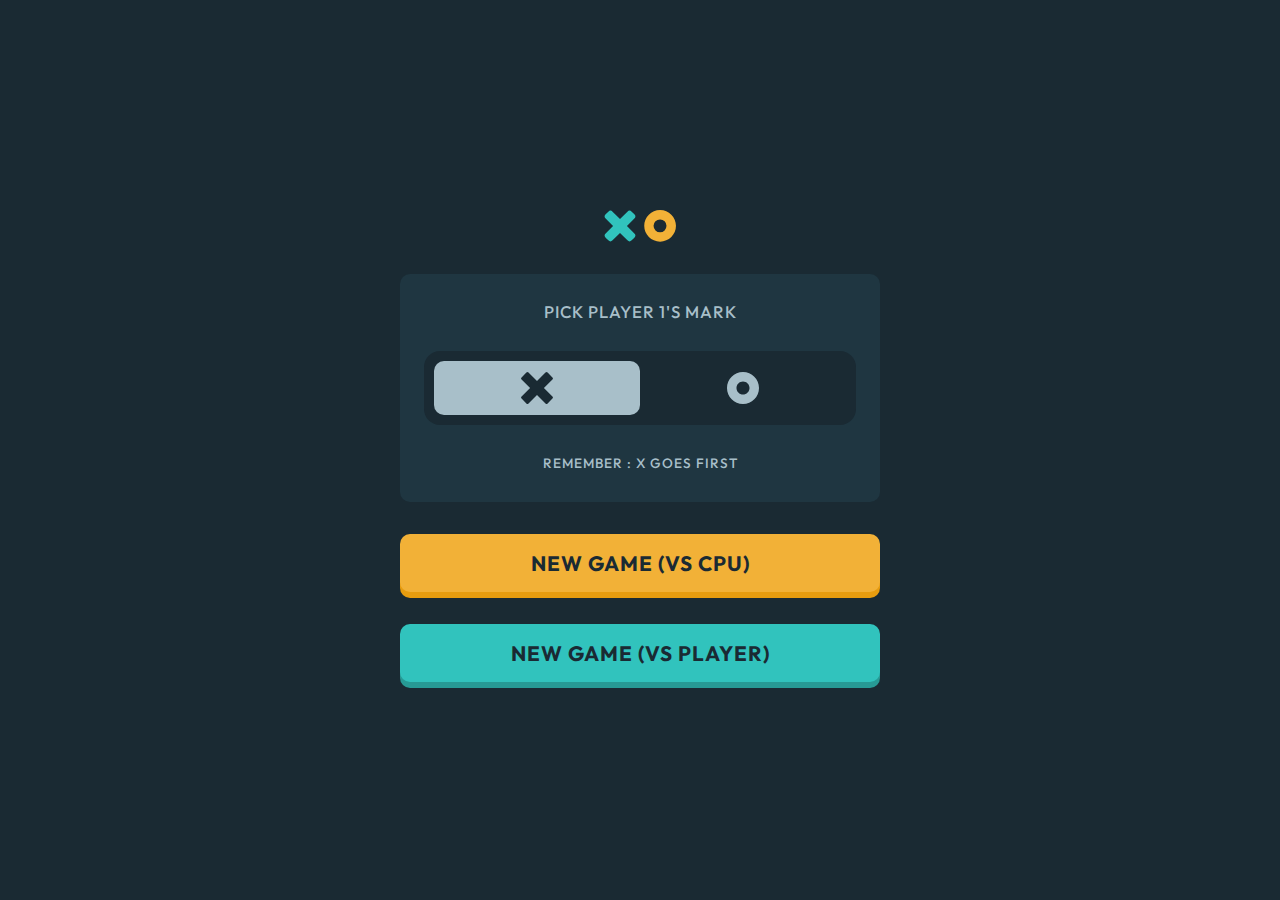
<file: public/index.html>
<!DOCTYPE html>
<html lang="en">
	<head>
		<meta charset="UTF-8" />
		<meta name="viewport" content="width=device-width, initial-scale=1.0" />

		<link rel="icon" type="image/png" sizes="32x32" href="./images/favicon-32x32.png" />
		<link rel="stylesheet" href="./css/style.css" />

		<title>Frontend Mentor | Tic tac toe</title>
	</head>
	<body>
		<main>
			<div class="menu visible">
				<img class="menu__logo" src="./images/logo.svg" alt="" />
				<div class="selectMark">
					<h1>Pick player 1's mark</h1>
					<div class="selectMark__background">
						<div class="selectMark__wrapper x-picked">
							<div class="selectMark--x"></div>
							<div class="selectMark--o"></div>
						</div>
					</div>
					<p>remember : X goes first</p>
				</div>
				<button class="button__launch o-color" data-opponent="CPU">New game (vs cpu)</button>
				<button class="button__launch x-color" data-opponent="human">new game (vs player)</button>
			</div>
			<div class="board">
				<div class="board__header">
					<img class="board__logo" src="./images/logo.svg" alt="" />
					<div class="board__turn">TURN</div>
					<button class="board__restart button__restart"></button>
				</div>
				<div class="board__cards">
					<div class="board__card" data-value="1"></div>
					<div class="board__card" data-value="2"></div>
					<div class="board__card" data-value="3"></div>
					<div class="board__card" data-value="4"></div>
					<div class="board__card" data-value="5"></div>
					<div class="board__card" data-value="6"></div>
					<div class="board__card" data-value="7"></div>
					<div class="board__card" data-value="8"></div>
					<div class="board__card" data-value="9"></div>
				</div>
				<div class="board__footer">
					<div class="board__score board__score--X">
						<div class="label">X (YOU)</div>
						<div class="output" id="board__score--X" data-value="0">0</div>
					</div>
					<div class="board__score board__score--tie">
						<div class="label">TIES</div>
						<div class="output" id="board__score--tie" data-value="0">0</div>
					</div>
					<div class="board__score board__score--O">
						<div class="label">O (CPU)</div>
						<div class="output" id="board__score--O" data-value="0">0</div>
					</div>
				</div>
			</div>

			<div class="banner banner__winner">
				<div class="banner__wrapper">
					<div class="whoWins">
						<div class="humanWins"><h2>Yes, you win !</h2></div>
						<div class="cpuWins"><h2>Oh no, you lost...</h2></div>
						<div class="playerOneWins"><h2>PLAYER 1 WINS</h2></div>
						<div class="playerTwoWins"><h2>PLAYER 2 WINS</h2></div>
					</div>
					<div class="whoTakes">
						<div class="x-takes">Takes the round</div>
						<div class="o-takes">Takes the round</div>
					</div>
					<div><button class="button__quit">quit</button> <button class="button__restart--game o-color">next round</button></div>
				</div>
			</div>
			<div class="banner banner__tie">
				<div class="banner__wrapper">
					<div class="ItsaTie"><h2 class="">it's a tie</h2></div>
					<div><button class="button__quit">quit</button> <button class="button__restart--game o-color">next round</button></div>
				</div>
			</div>
			<div class="banner banner__restart">
				<div class="banner__wrapper">
					<div class="takes">RESTART GAME?</div>
					<div>
						<button class="button__cancel">No, cancel</button>
						<button class="button__restart--game o-color">yes, restart</button>
					</div>
				</div>
			</div>
		</main>

		<!-- <footer>
			<div class="attribution">
				Challenge by <a href="https://www.frontendmentor.io?ref=challenge" target="_blank">Frontend Mentor</a>. Coded by
				<a href="https://www.remyboire.fr" target="_blank">Rémy Boiré</a>.
			</div>
		</footer> -->
		<script src="js/script.js"></script>
	</body>
</html>
</file>
<file: public/css/style.css>
@import url("https://fonts.googleapis.com/css2?family=Outfit:wght@500;700&display=swap");a,abbr,acronym,address,applet,article,aside,audio,b,big,blockquote,body,canvas,caption,center,cite,code,dd,del,details,dfn,div,dl,dt,em,embed,fieldset,figcaption,figure,footer,form,h1,h2,h3,h4,h5,h6,header,hgroup,html,i,iframe,img,ins,kbd,label,legend,li,mark,menu,nav,object,ol,output,p,pre,q,ruby,s,samp,section,small,span,strike,strong,sub,summary,sup,table,tbody,td,tfoot,th,thead,time,tr,tt,u,ul,var,video{border:0;font-size:100%;font:inherit;margin:0;padding:0;vertical-align:baseline}article,aside,details,figcaption,figure,footer,header,hgroup,menu,nav,section{display:block}body{line-height:1}ol,ul{list-style:none}blockquote,q{quotes:none}blockquote:after,blockquote:before,q:after,q:before{content:"";content:none}table{border-collapse:collapse;border-spacing:0}.menu{align-items:center;display:flex;flex-direction:column;gap:2rem;margin-bottom:.5rem;max-width:min(90vw,30rem);opacity:0;position:absolute;visibility:hidden;width:100%}.menu__logo{max-width:4.5rem}.selectMark{align-items:center;background-color:#1f3641;border-radius:10px;box-sizing:border-box;display:flex;flex-direction:column;font-size:.85rem;gap:1.5rem;letter-spacing:1px;padding:1.5rem;text-transform:uppercase;width:100%}.selectMark h1{font-size:1.05rem}.selectMark__background{background-color:#1a2a33;border-radius:1rem;box-sizing:border-box;padding:.6rem;width:100%}.selectMark__wrapper{display:flex;flex-direction:row;flex-wrap:nowrap;justify-content:space-around;position:relative;width:100%}.selectMark__wrapper:before{background-color:#a8bfc9;border-radius:10px;content:"";height:100%;position:absolute;transition:all .2s ease-in-out;width:50%}.selectMark__wrapper.x-picked:before{left:0}.selectMark__wrapper.x-picked .selectMark--x{background:#1a2a33}.selectMark__wrapper.o-picked:before{left:50%}.selectMark__wrapper.o-picked .selectMark--o{background:#1a2a33}.selectMark__wrapper .selectMark--o,.selectMark__wrapper .selectMark--x{background:#a8bfc9;cursor:pointer;display:flex;margin:.7rem;min-height:2rem;width:50%;z-index:10}.selectMark__wrapper .selectMark--x{-webkit-mask:url(../images/icon-x-default.svg);mask:url(../images/icon-x-default.svg);-webkit-mask-position:center;mask-position:center;-webkit-mask-repeat:no-repeat;mask-repeat:no-repeat;-webkit-mask-size:contain;mask-size:contain}.selectMark__wrapper .selectMark--o{-webkit-mask:url(../images/icon-o-default.svg);mask:url(../images/icon-o-default.svg);-webkit-mask-position:center;mask-position:center;-webkit-mask-repeat:no-repeat;mask-repeat:no-repeat;-webkit-mask-size:contain;mask-size:contain}.board__header{grid-column-gap:20px;align-items:center;display:grid;font-weight:700;grid-template-columns:repeat(3,1fr);grid-template-rows:50px}.board__logo{cursor:pointer;width:50%}.board__turn{align-items:center;background-color:#1f3641;border-radius:10px;display:flex;height:100%;justify-content:center}.board__turn:before{background-color:#a8bfc9;content:"";display:inline-block;height:1rem;margin-right:.3rem;-webkit-mask-size:cover;mask-size:cover;width:1rem}.board.O-turn .board__turn:before{-webkit-animation:o-in .2s cubic-bezier(.23,1,.32,1);animation:o-in .2s cubic-bezier(.23,1,.32,1);mask:url(../images/icon-o.svg) no-repeat 50% 50%;-webkit-mask:url(../images/icon-o.svg) no-repeat 50% 50%}.board.O-turn .board__turn.thinking:before{-webkit-animation:thinking;animation:thinking;animation-direction:alternate-reverse;-webkit-animation-duration:.35s;animation-duration:.35s;-webkit-animation-fill-mode:both;animation-fill-mode:both;-webkit-animation-iteration-count:infinite;animation-iteration-count:infinite;-webkit-animation-play-state:running;animation-play-state:running;-webkit-animation-timing-function:cubic-bezier(.47,0,.745,.715);animation-timing-function:cubic-bezier(.47,0,.745,.715)}.board.X-turn .board__turn:before{-webkit-animation:x-in .2s cubic-bezier(.23,1,.32,1);animation:x-in .2s cubic-bezier(.23,1,.32,1);mask:url(../images/icon-x.svg) no-repeat 50% 50%;-webkit-mask:url(../images/icon-x.svg) no-repeat 50% 50%}.board.X-turn .board__turn.thinking:before{-webkit-animation:thinking;animation:thinking;animation-direction:alternate-reverse;-webkit-animation-duration:.35s;animation-duration:.35s;-webkit-animation-fill-mode:both;animation-fill-mode:both;-webkit-animation-iteration-count:infinite;animation-iteration-count:infinite;-webkit-animation-play-state:running;animation-play-state:running;-webkit-animation-timing-function:cubic-bezier(.47,0,.745,.715);animation-timing-function:cubic-bezier(.47,0,.745,.715)}.board__restart{align-self:flex-start;background:#a8bfc9 url(../images/icon-restart.svg) no-repeat 50%;background-size:20px;border:none;border-radius:10px;box-shadow:0 4px 0 #6991a2;cursor:pointer;height:calc(100% - 4px);justify-self:end;transition:box-shadow .3s cubic-bezier(.23,1,.32,1),transform .3s cubic-bezier(.23,1,.32,1),background-size .3s cubic-bezier(.23,1,.32,1);width:calc(100% - 4px)}.board__restart:hover{box-shadow:0 2px 0 #6991a2;transform:translate3d(0,2px,0)}.board__restart:active{box-shadow:0 0 0 #6991a2;transform:translate3d(0,4px,0)}@-webkit-keyframes o-in{0%{width:1.15rem}to{width:1rem}}@keyframes o-in{0%{width:1.15rem}to{width:1rem}}@-webkit-keyframes x-in{0%{width:1.15rem}to{width:1rem}}@keyframes x-in{0%{width:1.15rem}to{width:1rem}}@-webkit-keyframes thinking{0%{transform:scale(1)}to{transform:scale(1.2)}}@keyframes thinking{0%{transform:scale(1)}to{transform:scale(1.2)}}.board{display:flex;flex-direction:column;gap:20px;max-width:min(90vw,30rem);position:relative;visibility:hidden;width:100%}.board__cards{grid-column-gap:20px;grid-row-gap:25px;display:grid;grid-template-columns:repeat(3,1fr);grid-template-rows:repeat(3,1fr)}.board__card{aspect-ratio:1;background-color:#1f3641;background-size:45%;border:none;border-radius:10px;box-shadow:0 10px 0 #0f191e;cursor:pointer;transition:box-shadow .3s cubic-bezier(.23,1,.32,1),transform .3s cubic-bezier(.23,1,.32,1),background-size .3s cubic-bezier(.23,1,.32,1);width:100%}.board__card.played{box-shadow:0 2px 0 #0f191e;cursor:not-allowed;transform:translate3d(0,8px,0)}.board__card.played.O{background:#1f3641 url(../images/icon-o.svg) no-repeat 50%;background-size:50%}.board__card.played.X{background:#1f3641 url(../images/icon-x.svg) no-repeat 50%;background-size:50%}.board__card.played.wins.O{background:#f2b137 url(../images/icon-o-win.svg) no-repeat 50%;background-size:50%}.board__card.played.wins.O,.board__card.played.wins.X{transition:background-color .5s cubic-bezier(.075,.82,.165,1)}.board__card.played.wins.X{background:#31c3bd url(../images/icon-x-win.svg) no-repeat 50%;background-size:50%}.board.playable.O-turn .board__card:not(.played):hover{background:#1f3641 url(../images/icon-o-outline.svg) no-repeat 50%;background-size:55%}.board.playable.X-turn .board__card:not(.played):hover{background:#1f3641 url(../images/icon-x-outline.svg) no-repeat 50%;background-size:55%}.board.playable .board__card:not(.played):hover{box-shadow:0 5px 0 #0f191e;transform:translate3d(0,5px,0)}.board.playable .board__card:not(.played):active{box-shadow:0 2px 0 #0f191e;transform:translate3d(0,8px,0)}.board__footer{grid-column-gap:20px;align-items:center;display:grid;grid-template-columns:repeat(3,1fr);margin-top:.5rem}.board__score{align-items:center;border-radius:10px;box-sizing:border-box;color:#0f191e;display:flex;flex-direction:column;font-size:1.5rem;font-weight:700;gap:10px;justify-content:center;line-height:1rem;padding:.75rem;position:relative}.board__score--X{background-color:#31c3bd}.board__score--O{background-color:#f2b137}.board__score--tie{background-color:#a8bfc9}.board__score .label{font-size:1rem;font-weight:500;text-align:center}.banner{align-items:center;background-color:rgba(15,25,30,.5);display:flex;font-size:2.5rem;font-weight:700;height:100%;justify-content:center;letter-spacing:2px;line-height:3.5rem;opacity:0;overflow:hidden;position:absolute;text-align:center;text-transform:uppercase;visibility:hidden;width:100%}.banner.visible{opacity:1;transition:opacity .5s ease}.banner__wrapper{align-items:center;background-color:#0f191e;display:flex;flex-direction:column;gap:1.5rem;justify-content:center;max-height:30vh;padding:5rem;transform:translate3d(-100%,0,0);transition:all 1s cubic-bezier(.165,.84,.44,1);width:100%}.banner__wrapper .whoWins{font-size:1.5rem;font-weight:400;line-height:1.5rem}.banner__wrapper .whoWins>*{display:none;opacity:0;visibility:hidden}.banner__wrapper .whoWins>.visible{display:inherit;opacity:1;visibility:visible}.banner__wrapper .whoTakes .x-takes{color:#31c3bd}.banner__wrapper .whoTakes .x-takes:before{content:url(../images/icon-x.svg);font-size:5rem;margin-right:2rem;width:5rem}.banner__wrapper .whoTakes .o-takes{color:#f2b137}.banner__wrapper .whoTakes .o-takes:before{content:url(../images/icon-o.svg);font-size:5rem;margin-right:2rem;width:5rem}.banner__wrapper .whoTakes>*{display:none;opacity:0;visibility:hidden}.banner__wrapper .whoTakes>.visible{align-items:center;display:flex;opacity:1;visibility:visible}.banner__wrapper .ItsaTie{font-size:1.5rem;font-weight:400;line-height:1.5rem}.banner__wrapper>div{opacity:0;transform:translate3d(-200%,0,0)}.banner__wrapper .takes{display:flex;font-size:3rem;gap:1.5rem}.banner__wrapper .takes img{fill:#a8bfc9;height:6rem}.banner__wrapper button{margin-inline:.35rem}.banner.visible .banner__wrapper{transform:translateZ(0);transition:all 1s cubic-bezier(.165,.84,.44,1)}.banner.visible .banner__wrapper>div{-webkit-animation:transition 1s ease-in-out forwards;animation:transition 1s ease-in-out forwards;display:flex;justify-content:center;width:100%}.banner.visible .banner__wrapper>div:first-child{-webkit-animation-delay:.25s;animation-delay:.25s}.banner.visible .banner__wrapper>div:nth-child(2){-webkit-animation-delay:.5s;animation-delay:.5s}.banner.visible .banner__wrapper>div:nth-child(3){-webkit-animation-delay:.75s;animation-delay:.75s}.banner__restart,.banner__winner{visibility:hidden}@-webkit-keyframes transition{0%{opacity:0;transform:translate3d(-10%,0,0)}20%{transform:translate3d(12%,0,0)}65%{transform:translate3d(-2%,0,0)}to{opacity:1;transform:translateZ(0)}}@keyframes transition{0%{opacity:0;transform:translate3d(-10%,0,0)}20%{transform:translate3d(12%,0,0)}65%{transform:translate3d(-2%,0,0)}to{opacity:1;transform:translateZ(0)}}button{background-color:#a8bfc9;border:none;border-radius:10px;box-shadow:0 6px 0 #6991a2;color:#1a2a33;cursor:pointer;font-family:Outfit,sans-serif;font-size:1rem;font-weight:700;letter-spacing:1px;padding:1rem;text-transform:uppercase;transition:box-shadow .3s cubic-bezier(.23,1,.32,1),transform .3s cubic-bezier(.23,1,.32,1),background-size .3s cubic-bezier(.23,1,.32,1)}button:hover{box-shadow:0 3px 0 #6991a2;transform:translate3d(0,3px,0)}button.activated,button:active{box-shadow:0 0 0 #6991a2;transform:translate3d(0,6px,0)}button.x-color{background-color:#31c3bd;box-shadow:0 6px 0 #279a95;color:#1a2a33}button.x-color:hover{box-shadow:0 3px 0 #279a95;transform:translate3d(0,3px,0)}button.x-color.activated,button.x-color:active{box-shadow:0 0 0 #279a95;transform:translate3d(0,6px,0)}button.o-color{background-color:#f2b137;box-shadow:0 6px 0 #e79c0f;color:#1a2a33}button.o-color:hover{box-shadow:0 3px 0 #e79c0f;transform:translate3d(0,3px,0)}button.o-color.activated,button.o-color:active{box-shadow:0 0 0 #e79c0f;transform:translate3d(0,6px,0)}button.button__launch{font-size:1.3rem;width:100%}body{background-color:#1a2a33;color:#a8bfc9;font-family:Outfit,sans-serif;font-size:1rem;font-weight:500;line-height:1.8rem}main{align-items:center;display:flex;justify-content:center;min-height:100vh}.visible{opacity:1;visibility:visible}
</file>
